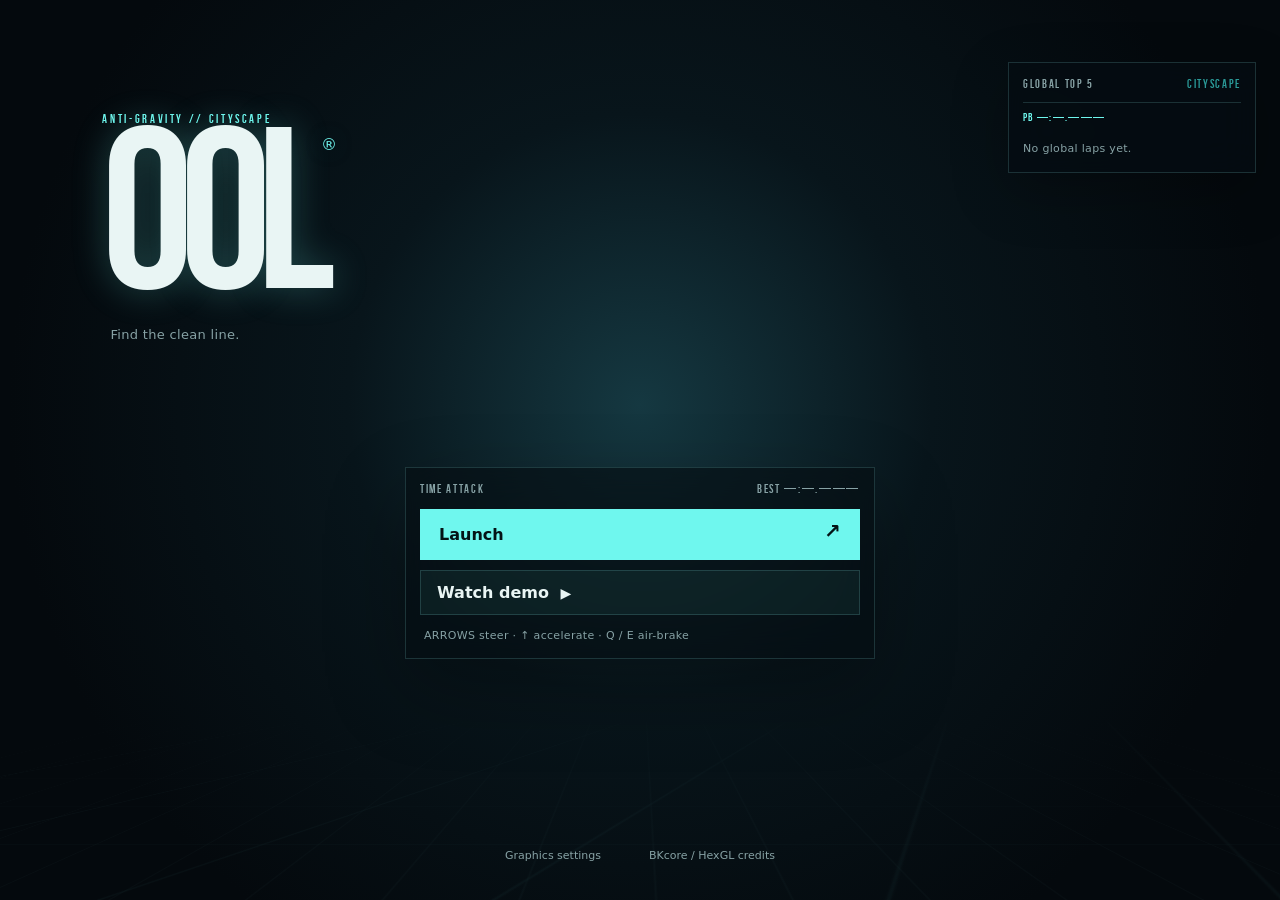
<file: index.html>
<!doctype html>
<html lang="en">
<head>
  <meta charset="utf-8">
  <meta name="viewport" content="width=device-width, initial-scale=1, viewport-fit=cover, user-scalable=no">
  <title>OOL Racing</title>
  <link rel="icon" href="favicon.png" type="image/png">
  <link rel="stylesheet" href="styles.css">
  <script type="importmap">
    {
      "imports": {
        "@websim/websim-socket": "https://esm.websim.com/@websim/websim-socket"
      }
    }
  </script>
</head>
<body>
  <main id="app">
    <section id="launch-screen" class="screen">
      <div class="launch-grid"></div>
      <div class="brand-lockup">
        <span class="eyebrow">ANTI-GRAVITY // CITYSCAPE</span>
        <h1>OOL<span>®</span></h1>
        <p>Find the clean line.</p>
      </div>
      <div class="launch-card">
        <div class="launch-meta"><span>TIME ATTACK</span><span id="best-time">BEST —:—.—</span></div>
        <button id="start-button" class="primary-button" type="button">Launch <span>↗</span></button>
        <button id="demo-button" class="secondary-button demo-launch-button" type="button">Watch demo <span>▶</span></button>
        <div class="control-note" id="control-note">ARROWS steer · ↑ accelerate · Q / E air-brake</div>
      </div>
      <div class="launch-footer">
        <button id="settings-button" class="text-button" type="button">Graphics settings</button>
        <button id="credits-button" class="text-button" type="button">BKcore / HexGL credits</button>
      </div>
    </section>

    <section id="race-screen" class="screen is-hidden">
      <div id="main"></div>
      <div id="overlay"></div>
      <div id="loading-screen" class="loading-screen" role="status" aria-live="polite">
        <div class="loading-mark">OOL</div>
        <div class="loading-track"><span id="loading-progress"></span></div>
        <div id="loading-label" class="loading-label">Loading Cityscape… 0%</div>
      </div>
      <div class="race-topbar">
        <div class="race-status"><span id="racers-now" class="is-hidden">1 RACING NOW</span><span id="connection-status" class="is-hidden">LOCAL RUN</span><span id="ghost-status" class="is-hidden">NO GHOST</span><button id="control-toggle" class="control-toggle" type="button">TOUCH</button></div>
      </div>
      <div id="ghost-delta" class="ghost-delta is-hidden" aria-hidden="true"></div>
      <div id="lap-delta" class="lap-delta is-hidden" aria-hidden="true"></div>
      <div id="replay-badge" class="replay-badge is-hidden" role="status">REPLAY · WATCHING YOUR RUN</div>
      <button id="downgrade-note" class="downgrade-note is-hidden" type="button" role="status">GRAPHICS AUTO-LOWERED · TAP TO RESTORE</button>
      <div id="wrong-way" class="wrong-way is-hidden" role="status" aria-live="assertive">WRONG WAY</div>
      <div id="demo-screen" class="demo-screen is-hidden" aria-live="polite">
        <div class="demo-top">
          <span class="demo-badge">DEMO MODE</span>
          <span id="demo-mode-pill" class="demo-pill">AUTOPILOT</span>
        </div>
        <div id="demo-controls" class="demo-controls">
          <p class="demo-caption">The ship drives itself — four racers on the grid. Take the wheel whenever you like.</p>
          <button id="demo-take" class="demo-button demo-button-primary" type="button">Take control <span>↗</span></button>
          <button id="demo-exit" class="demo-button" type="button">Exit demo</button>
        </div>
      </div>
      <div class="race-bottom">
        <div class="hint"><span class="keycap">ESC</span> pause</div>
        <div class="ghost-chip"><span class="ghost-dot"></span><span id="ghost-name">Best ghost loading…</span></div>
      </div>
      <div id="ghost-label" class="floating-label is-hidden"></div>
      <div id="touch-controls" aria-hidden="true">
        <div class="touch-joystick" data-touch-control="joystick">
          <div class="joystick-ring"><div class="joystick-knob"></div></div>
          <span>STEER</span>
        </div>
        <div class="touch-actions">
          <button class="touch-action accelerate" data-touch-control="accelerate" type="button" aria-label="Accelerate"><span>ACCEL</span><b>▲</b></button>
          <button class="touch-action brake" data-touch-control="brake" type="button" aria-label="Brake"><span>BRAKE</span><b>▼</b></button>
        </div>
      </div>
      <div id="finish-screen" class="finish-card is-hidden">
        <div class="eyebrow">RUN COMPLETE</div>
        <div id="finish-result" class="finish-time">—:—.—</div>
        <div id="finish-message" class="finish-message">Uploading run telemetry…</div>
        <div id="finish-laps" class="finish-laps"></div>
        <button id="restart-button" class="primary-button" type="button">Race again <span>↗</span></button>
        <button id="replay-button" class="secondary-button" type="button">Watch your run <span>↗</span></button>
      </div>
      <div id="pause-menu" class="modal is-hidden" role="dialog" aria-modal="true" aria-label="Game paused">
        <div class="modal-card pause-card">
          <div class="eyebrow">RACE SUSPENDED</div>
          <h2>Paused</h2>
          <button id="resume-button" class="primary-button" type="button">Resume <span>↗</span></button>
          <button id="mute-button" class="secondary-button" type="button"><span id="mute-label">SOUND ON</span></button>
          <button id="pause-settings-button" class="secondary-button" type="button">Graphics settings</button>
          <button id="pause-restart-button" class="secondary-button" type="button">Restart race</button>
          <button id="quit-button" class="secondary-button" type="button">Quit to menu</button>
          <p class="pause-hint">ESC toggles pause · the race timer freezes while paused</p>
        </div>
      </div>
    </section>

    <aside id="leaderboard" class="leaderboard" aria-live="polite">
      <div class="leaderboard-head"><span>GLOBAL TOP 5</span><span id="leaderboard-track">CITYSCAPE</span></div>
      <div id="personal-best" class="personal-best">PB —:—.———</div>
      <div id="leaderboard-list"><div class="leaderboard-empty">No global runs yet.</div></div>
    </aside>

    <div id="credits-panel" class="modal is-hidden">
      <div class="modal-card">
        <button id="close-credits" class="close-button" type="button" aria-label="Close credits">×</button>
        <div class="eyebrow">BUILT ON</div>
        <h2>HexGL</h2>
        <p>Original futuristic racing game by Thibaut Despoulain / BKcore. This project keeps the original ships, Cityscape track, geometry, textures, sound, and Three.js 50dev runtime.</p>
        <a href="https://github.com/BKcore/HexGL" target="_blank" rel="noreferrer">github.com/BKcore/HexGL ↗</a>
        <p class="modal-small">MIT licensed source and assets. Full attribution in <code>CREDITS.md</code>.</p>
      </div>
    </div>

    <div id="settings-panel" class="modal is-hidden" role="dialog" aria-modal="true" aria-label="Graphics settings">
      <div class="modal-card settings-card">
        <button id="settings-close" class="close-button" type="button" aria-label="Close settings">×</button>
        <div class="eyebrow">GRAPHICS</div>
        <h2>Quality</h2>
        <p class="settings-note">Lower tiers trade visuals for frame rate. Changes apply on the next launch.</p>
        <div class="settings-options" role="radiogroup" aria-label="Quality level">
          <button class="quality-option" data-quality="0" type="button" role="radio" aria-checked="false">
            <span class="quality-dot" aria-hidden="true"></span>
            <span class="quality-copy"><b>LOW</b><em>Half-res render · flat lighting · no bloom, shadows or trails</em></span>
          </button>
          <button class="quality-option" data-quality="1" type="button" role="radio" aria-checked="false">
            <span class="quality-dot" aria-hidden="true"></span>
            <span class="quality-copy"><b>MID</b><em>Full resolution · flat materials · hex glow · smooth on phones</em></span>
          </button>
          <button class="quality-option" data-quality="2" type="button" role="radio" aria-checked="false">
            <span class="quality-dot" aria-hidden="true"></span>
            <span class="quality-copy"><b>HIGH</b><em>Full texture set · specular &amp; normal shading</em></span>
          </button>
          <button class="quality-option" data-quality="3" type="button" role="radio" aria-checked="false">
            <span class="quality-dot" aria-hidden="true"></span>
            <span class="quality-copy"><b>ULTRA</b><em>Bloom · 2048px shadows · ship particle trails</em></span>
          </button>
        </div>
        <div class="settings-divider"></div>
        <button id="settings-sound" class="quality-option" type="button" role="switch" aria-checked="true">
          <span class="quality-dot" aria-hidden="true"></span>
          <span class="quality-copy"><b>SOUND</b><em id="settings-sound-label">ON</em></span>
        </button>
      </div>
    </div>
  </main>

  <!-- HexGL's original runtime intentionally stays on its Three.js 50dev API. -->
  <script src="libs/Three.dev.js"></script>
  <script src="libs/ShaderExtras.js"></script>
  <script src="libs/postprocessing/EffectComposer.js"></script>
  <script src="libs/postprocessing/RenderPass.js"></script>
  <script src="libs/postprocessing/BloomPass.js"></script>
  <script src="libs/postprocessing/ShaderPass.js"></script>
  <script src="libs/postprocessing/MaskPass.js"></script>
  <script src="bkcore.coffee/Timer.js"></script>
  <script src="bkcore.coffee/ImageData.js"></script>
  <script src="bkcore.coffee/Utils.js"></script>
  <script src="bkcore/threejs/RenderManager.js"></script>
  <script src="bkcore/threejs/Shaders.js"></script>
  <script src="bkcore/threejs/Particles.js"></script>
  <script src="bkcore/threejs/Loader.js"></script>
  <script src="bkcore/Audio.js"></script>
  <script src="bkcore/hexgl/HUD.js"></script>
  <script src="bkcore/hexgl/RaceData.js"></script>
  <script src="bkcore/hexgl/ShipControls.js"></script>
  <script src="bkcore/hexgl/ShipEffects.js"></script>
  <script src="bkcore/hexgl/CameraChase.js"></script>
  <script src="bkcore/hexgl/Gameplay.js"></script>
  <script src="bkcore/hexgl/tracks/Cityscape.js"></script>
  <script src="bkcore/hexgl/HexGL.js"></script>
  <script src="bkcore/hexgl/AIDemo.js"></script>
  <script type="module" src="websim-layer.js"></script>
  <script type="module" src="game-app.js"></script>
</body>
</html>
</file>
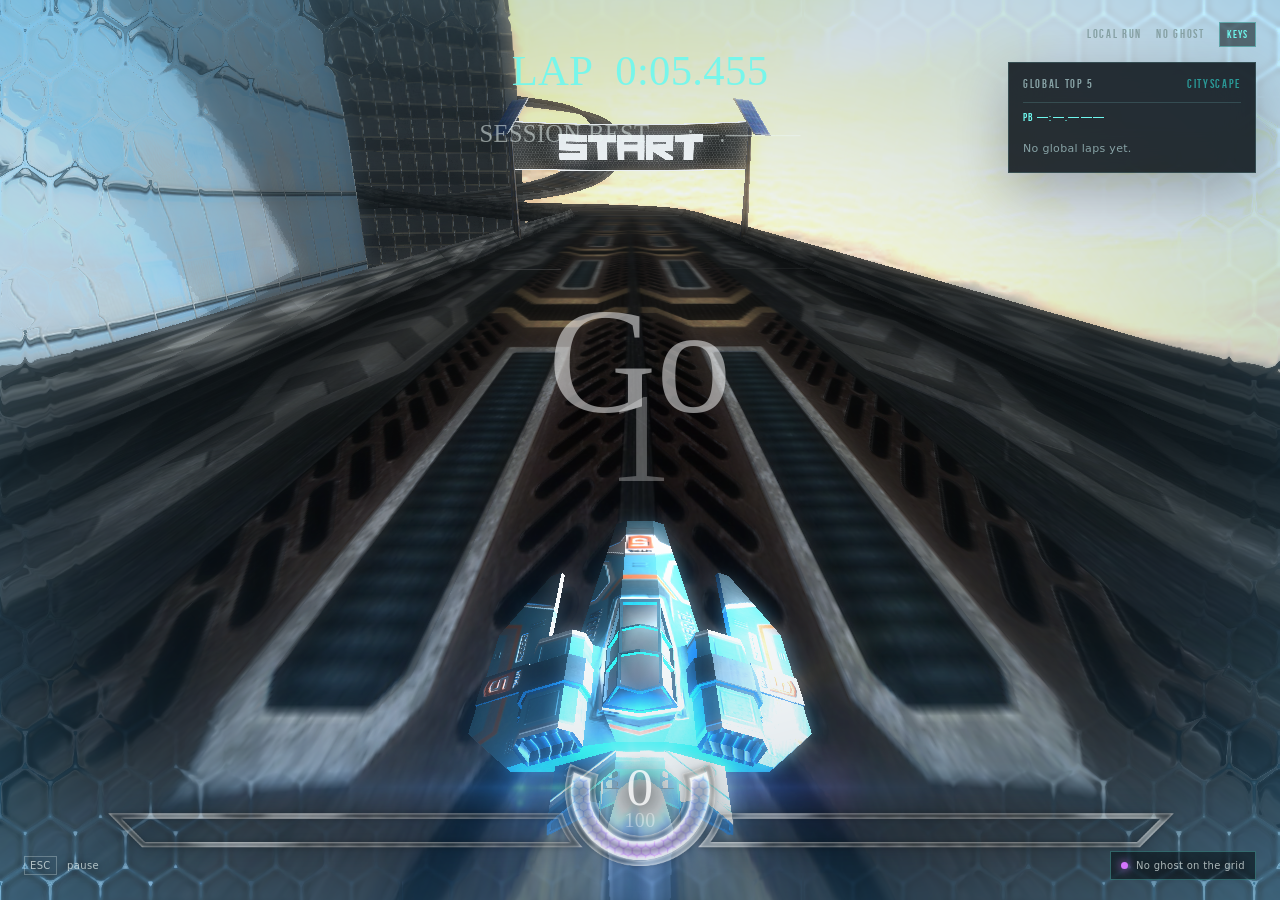
<file: __probe.html>
<!doctype html>
<html>
<head>
<meta charset="utf-8">
<title>demo probe</title>
</head>
<body>
<div id="result">RUNNING</div>
<script>
  try {
    sessionStorage.setItem("ool-auto-launch", "1");
    sessionStorage.setItem("ool-demo-launch", "1");
  } catch (e) { /* ignore */ }
  window.addEventListener("load", () => {
    const iframe = document.createElement("iframe");
    iframe.src = "index.html";
    iframe.style.cssText = "position:absolute;left:0;top:0;width:100%;height:100%;border:0";
    document.body.appendChild(iframe);
    const out = (s) => { document.getElementById("result").textContent = s; };
    const record = [];
    const bootStart = Date.now();
    const poll = window.setInterval(() => {
      let r = {};
      try {
        const w = iframe.contentWindow;
        const hex = w.hexGL;
        if (hex) {
          const sc = hex.components && hex.components.shipControls;
          const gp = hex.gameplay;
          const demoEl = w.document.getElementById("demo-screen");
          const pill = w.document.getElementById("demo-mode-pill");
          r.hasGame = true;
          r.step = gp ? gp.step : -1;
          r.demoVisible = demoEl ? !demoEl.classList.contains("is-hidden") : null;
          r.pill = pill ? pill.textContent : null;
          if (sc) {
            const p = sc.dummy.position;
            r.distFromSpawn = Math.round(Math.hypot(p.x + 2268, p.z + 886));
            r.speed = Math.round(sc.speed * 100) / 100;
            r.destroyed = sc.destroyed;
          }
        }
      } catch (e) { r.error = String(e); }
      record.push(r);
      const racing = record.some((x) => x.step === 4 && x.speed > 0.5);
      const moved = record.some((x) => x.distFromSpawn > 400);
      const alive = !record.some((x) => x.destroyed === true);
      const demo = record.some((x) => x.demoVisible === true);
      const elapsed = Date.now() - bootStart;
      out(JSON.stringify({ elapsed, racing, moved, alive, demo, last: record[record.length - 1] }));
      if ((racing && moved && alive && demo && record.length > 10) || elapsed > 45000) {
        window.clearInterval(poll);
        out("DONE " + JSON.stringify({ elapsed, racing, moved, alive, demo, record }));
      }
    }, 500);
    // Expose a live summary for the browser agent.
    window.__probeState = function () {
      return document.getElementById("result").textContent;
    };
  });
</script>
</body>
</html>
</file>
<file: styles.css>
@font-face {
  font-family: Bebas;
  src: url("css/BebasNeue-webfont.woff") format("woff");
  font-display: swap;
}

:root {
  color-scheme: dark;
  --ink: #e9f5f4;
  --muted: #87a2a5;
  --cyan: #6ff7ee;
  --cyan-dim: #2a9997;
  --line: rgba(133, 220, 218, .18);
  --panel: rgba(5, 13, 18, .84);
  --orange: #ffb454;
}

* { box-sizing: border-box; }
html, body { width: 100%; height: 100%; margin: 0; overflow: hidden; background: #050b11; }
body { color: var(--ink); font-family: Inter, ui-sans-serif, system-ui, sans-serif; letter-spacing: .02em; }
button, a { font: inherit; }
button { color: inherit; }
.screen { position: fixed; inset: 0; overflow: hidden; }
.is-hidden { display: none !important; }

#launch-screen { display: grid; place-items: center; background: radial-gradient(circle at 50% 45%, #153841 0%, #08151b 36%, #04090d 78%); }
.launch-grid { position: absolute; inset: 0; opacity: .23; background-image: linear-gradient(rgba(125,232,227,.15) 1px, transparent 1px), linear-gradient(90deg, rgba(125,232,227,.15) 1px, transparent 1px); background-size: 72px 72px; transform: perspective(520px) rotateX(60deg) scale(1.9) translateY(28%); transform-origin: center bottom; mask-image: linear-gradient(to top, #000, transparent 80%); }
.launch-grid::after { content: ""; position: absolute; inset: 0; background: repeating-linear-gradient(120deg, transparent 0 90px, rgba(111,247,238,.2) 91px 92px, transparent 93px 180px); }
.brand-lockup, .launch-card, .launch-footer { position: relative; z-index: 1; }
.brand-lockup { position: absolute; left: clamp(24px, 8vw, 120px); top: clamp(44px, 12vh, 120px); }
.eyebrow { color: var(--cyan); font: 12px/1 Bebas, sans-serif; letter-spacing: .22em; }
.brand-lockup h1 { margin: 10px 0 0; font: clamp(94px, 18vw, 250px)/.72 Bebas, sans-serif; letter-spacing: -.06em; text-shadow: 0 0 36px rgba(111,247,238,.25); }
.brand-lockup h1 span { font: 16px/1 system-ui; vertical-align: top; letter-spacing: 0; color: var(--cyan); }
.brand-lockup p { margin: 24px 0 0 8px; color: var(--muted); font-size: 13px; }
.launch-card { width: min(470px, calc(100vw - 48px)); margin-top: 25vh; padding: 14px; border: 1px solid var(--line); background: rgba(5, 13, 18, .63); backdrop-filter: blur(18px); box-shadow: 0 30px 80px rgba(0,0,0,.28); }
.launch-meta, .leaderboard-head, .race-status { display: flex; justify-content: space-between; color: var(--muted); font: 12px Bebas, sans-serif; letter-spacing: .14em; }
.primary-button { width: 100%; border: 1px solid var(--cyan); padding: 15px 18px; margin-top: 12px; background: var(--cyan); color: #041316; text-align: left; font-weight: 800; cursor: pointer; transition: transform .2s ease, box-shadow .2s ease; }
.primary-button span { float: right; font-size: 20px; line-height: 12px; }
.primary-button:hover { transform: translateY(-2px); box-shadow: 0 10px 28px rgba(111,247,238,.18); }
.control-note { padding: 14px 4px 2px; color: var(--muted); font-size: 11px; }
.demo-launch-button { text-align: center; }
.demo-launch-button span { float: none; font-size: 14px; margin-left: 6px; }
.demo-launch-button:hover { border-color: var(--orange); color: #ffd2a8; }
.launch-footer { position: absolute; left: 0; right: 0; bottom: 28px; display: flex; justify-content: center; gap: 28px; }
.text-button { border: 0; padding: 10px; color: var(--muted); background: transparent; cursor: pointer; font-size: 11px; transition: color .15s ease; }
.text-button:hover, .modal-card a { color: var(--cyan); }

#race-screen { background: #020609; }
#main { position: absolute; inset: 0; z-index: 0; }
#main canvas { width: 100% !important; height: 100% !important; display: block; }
#overlay { position: absolute; inset: 0; z-index: 2; pointer-events: none; }
#overlay canvas { position: absolute !important; inset: 0; width: 100% !important; height: 100% !important; }
.loading-screen { position: absolute; inset: 0; z-index: 10; display: grid; place-content: center; justify-items: center; gap: 16px; background: radial-gradient(circle at 50% 44%, #102c34 0%, #061117 50%, #03080b 100%); }
.loading-mark { color: var(--cyan); font: 54px/.8 Bebas, sans-serif; letter-spacing: -.04em; text-shadow: 0 0 28px rgba(111,247,238,.22); }
.loading-track { width: min(280px, 64vw); height: 2px; overflow: hidden; background: rgba(111,247,238,.18); }
.loading-track span { display: block; width: 0%; height: 100%; background: var(--cyan); box-shadow: 0 0 12px var(--cyan); transition: width .18s ease-out; }
.loading-label { color: var(--muted); font: 11px Bebas, sans-serif; letter-spacing: .14em; }
.race-topbar, .race-bottom { position: absolute; left: 24px; right: 24px; z-index: 4; display: flex; align-items: center; justify-content: space-between; pointer-events: none; }
.race-topbar { top: 22px; }
.race-bottom { bottom: 20px; }
.race-mark { color: var(--ink); font: 13px Bebas, sans-serif; letter-spacing: .17em; text-shadow: 0 2px 14px #000; }
.dot, .ghost-dot { display: inline-block; width: 7px; height: 7px; margin-right: 8px; border-radius: 50%; background: var(--cyan); box-shadow: 0 0 12px var(--cyan); }
.race-status { gap: 14px; align-items: center; margin-left: auto; }
.hint, .ghost-chip { color: rgba(233,245,244,.7); font-size: 10px; text-shadow: 0 2px 12px #000; }
.keycap { padding: 3px 5px; border: 1px solid rgba(233,245,244,.3); margin-right: 7px; }
.ghost-chip { padding: 8px 10px; border: 1px solid rgba(111,247,238,.3); background: rgba(3,13,17,.55); }
.ghost-dot { background: #d676ff; box-shadow: 0 0 10px #d676ff; }

.leaderboard { position: fixed; z-index: 6; top: 62px; right: 24px; width: 248px; padding: 14px; border: 1px solid var(--line); background: var(--panel); backdrop-filter: blur(18px); box-shadow: 0 18px 55px rgba(0,0,0,.25); }
.leaderboard-head { padding-bottom: 10px; border-bottom: 1px solid var(--line); }
.leaderboard-head span:last-child { color: var(--cyan-dim); }
.leaderboard-row { display: grid; grid-template-columns: 24px 1fr auto; gap: 9px; align-items: center; padding: 10px 0; border-bottom: 1px solid rgba(133,220,218,.08); font-size: 11px; }
.leaderboard-row:last-child { border: 0; }
.leaderboard-rank { color: var(--muted); font: 13px Bebas, sans-serif; }
.leaderboard-user { display: flex; min-width: 0; align-items: center; gap: 8px; color: inherit; text-decoration: none; pointer-events: auto; }
.leaderboard-user:hover .leaderboard-name { color: var(--cyan); }
.leaderboard-avatar { position: relative; display: grid; flex: 0 0 24px; width: 24px; height: 24px; place-items: center; overflow: hidden; border: 1px solid rgba(111,247,238,.35); border-radius: 50%; background: rgba(111,247,238,.12); color: var(--cyan); font: 11px Bebas, sans-serif; }
.leaderboard-avatar img { position: absolute; inset: 0; width: 100%; height: 100%; object-fit: cover; }
.leaderboard-name { overflow: hidden; text-overflow: ellipsis; white-space: nowrap; }
.leaderboard-time { color: var(--cyan); font-variant-numeric: tabular-nums; }
.leaderboard-empty { padding: 16px 0 3px; color: var(--muted); font-size: 11px; }
.leaderboard-row.is-me { margin: 0 -6px; padding-left: 6px; padding-right: 6px; border-left: 2px solid var(--cyan); background: rgba(111,247,238,.08); }
.leaderboard-row.is-me .leaderboard-name { color: var(--cyan); }
.personal-best { padding: 8px 0 2px; color: var(--cyan); font: 11px Bebas, sans-serif; letter-spacing: .12em; }
.control-toggle { border: 1px solid rgba(111,247,238,.45); padding: 5px 7px; background: rgba(4,15,19,.55); color: var(--cyan); cursor: pointer; font: 11px Bebas, sans-serif; letter-spacing: .1em; pointer-events: auto; }
.floating-label { position: absolute; z-index: 7; transform: translate(-50%, -100%); padding: 4px 7px; border: 1px solid rgba(141,250,255,.55); background: rgba(2,10,14,.78); color: #b8ffff; font: 11px Bebas, sans-serif; letter-spacing: .1em; pointer-events: none; white-space: nowrap; }
.ghost-delta { position: absolute; z-index: 7; top: 48px; left: 24px; padding: 4px 9px; border: 1px solid rgba(111,247,238,.35); background: rgba(2,10,14,.72); color: var(--ink); font: 12px Bebas, sans-serif; letter-spacing: .12em; pointer-events: none; white-space: nowrap; }
.ghost-delta.ahead { color: var(--cyan); border-color: rgba(111,247,238,.55); }
.ghost-delta.behind { color: var(--orange); border-color: rgba(255,180,84,.55); }
.lap-delta { position: absolute; z-index: 7; top: 76px; left: 24px; padding: 4px 9px; border: 1px solid rgba(111,247,238,.35); background: rgba(2,10,14,.72); color: var(--ink); font: 12px Bebas, sans-serif; letter-spacing: .12em; pointer-events: none; white-space: nowrap; transition: color .15s, border-color .15s; }
.lap-delta.ahead { color: var(--cyan); border-color: rgba(111,247,238,.55); }
.lap-delta.behind { color: var(--orange); border-color: rgba(255,180,84,.55); }
.lap-delta.new-best { color: #7dffd0; border-color: rgba(125,255,208,.7); animation: lap-best-flash .5s ease-in-out 2; }
@keyframes lap-best-flash { 0%, 100% { box-shadow: 0 0 0 rgba(125,255,208,0); } 50% { box-shadow: 0 0 14px rgba(125,255,208,.5); } }
.replay-badge { position: absolute; z-index: 7; top: 48px; right: 24px; padding: 4px 9px; border: 1px solid rgba(111,247,238,.45); background: rgba(2,10,14,.72); color: var(--cyan); font: 12px Bebas, sans-serif; letter-spacing: .12em; pointer-events: none; white-space: nowrap; }
.downgrade-note { position: absolute; z-index: 9; top: 48px; left: 50%; transform: translateX(-50%); padding: 4px 12px; border: 1px solid rgba(255,180,84,.5); background: rgba(40,22,4,.78); color: var(--orange); font: 11px Bebas, sans-serif; letter-spacing: .14em; pointer-events: auto; cursor: pointer; white-space: nowrap; }
.downgrade-note:hover { border-color: var(--orange); color: #ffd2a8; }
.wrong-way { position: absolute; z-index: 9; left: 50%; top: 24%; transform: translateX(-50%); padding: 8px 26px 8px 32px; border: 2px solid rgba(255,110,80,.85); background: rgba(64,8,4,.78); box-shadow: 0 0 30px rgba(255,110,80,.25); color: #ff9070; font: clamp(30px, 7vw, 58px)/1 Bebas, sans-serif; letter-spacing: .24em; text-indent: .24em; pointer-events: none; white-space: nowrap; animation: wrongway-flash .8s ease-in-out infinite; }
@keyframes wrongway-flash { 0%, 100% { opacity: 1; } 50% { opacity: .2; } }

/* Demo screen: attract-mode overlay shown while the autopilot drives. */
.demo-screen { position: absolute; inset: 0; z-index: 8; pointer-events: none; }
#race-screen.is-demo .race-bottom { display: none; }
#race-screen.is-demo .control-toggle { display: none; }
.demo-top { position: absolute; top: 22px; left: 24px; display: flex; flex-direction: column; align-items: flex-start; gap: 8px; }
.demo-badge { padding: 4px 9px; border: 1px solid rgba(255,180,84,.55); background: rgba(40,22,4,.78); color: var(--orange); font: 12px Bebas, sans-serif; letter-spacing: .16em; }
.demo-pill { padding: 4px 9px; border: 1px solid rgba(111,247,238,.5); background: rgba(2,10,14,.72); color: var(--cyan); font: 11px Bebas, sans-serif; letter-spacing: .14em; animation: demo-pulse 1.6s ease-in-out infinite; }
@keyframes demo-pulse { 0%, 100% { box-shadow: 0 0 0 rgba(111,247,238,0); } 50% { box-shadow: 0 0 12px rgba(111,247,238,.45); } }
.demo-controls { position: absolute; left: 50%; bottom: 30%; transform: translateX(-50%); display: grid; gap: 8px; width: min(320px, calc(100vw - 48px)); text-align: center; pointer-events: auto; }
.demo-caption { margin: 0 0 6px; color: rgba(233,245,244,.72); font-size: 11px; text-shadow: 0 2px 12px #000; }
.demo-button { width: 100%; border: 1px solid var(--line); padding: 12px 16px; background: rgba(111,247,238,.06); color: var(--ink); text-align: center; cursor: pointer; font-weight: 700; transition: border-color .15s ease, background .15s ease, transform .15s ease; }
.demo-button span { float: none; font-size: 14px; margin-left: 6px; }
.demo-button:hover { border-color: var(--cyan); background: rgba(111,247,238,.14); transform: translateY(-1px); }
.demo-button-primary { border-color: var(--cyan); background: var(--cyan); color: #041316; }
.demo-button-primary:hover { border-color: var(--cyan); background: #9efbf4; color: #041316; box-shadow: 0 10px 28px rgba(111,247,238,.18); }
@media (prefers-reduced-motion: reduce) {
  .wrong-way { animation: none; }
  .lap-delta { animation: none; }
  .demo-pill { animation: none; }
  /* Collapse decorative animations/transitions for motion-sensitive users. */
  *, *::before, *::after {
    animation-duration: .001s !important;
    animation-iteration-count: 1 !important;
    transition-duration: .001s !important;
  }
}
.floating-label.live { border-color: rgba(255,180,84,.5); color: var(--orange); }
.finish-laps { display: grid; gap: 5px; margin-top: 18px; padding-top: 12px; border-top: 1px solid var(--line); color: var(--muted); font: 13px Bebas, sans-serif; letter-spacing: .08em; }
.finish-laps div { display: flex; justify-content: space-between; }
.finish-laps strong { color: var(--ink); font-weight: 400; }

.finish-card { position: absolute; z-index: 8; left: 50%; top: 50%; width: min(420px, calc(100vw - 40px)); padding: 24px; transform: translate(-50%, -50%); border: 1px solid var(--cyan); background: rgba(4, 15, 19, .9); box-shadow: 0 30px 100px rgba(0,0,0,.55), 0 0 40px rgba(111,247,238,.12); backdrop-filter: blur(20px); }
.finish-time { margin: 10px 0; color: var(--cyan); font: clamp(48px, 12vw, 76px)/1 Bebas, sans-serif; letter-spacing: .03em; }
.finish-message { min-height: 18px; color: var(--muted); font-size: 12px; }
.finish-card .primary-button { margin-top: 24px; }

#touch-controls { display: none; }
.touch-joystick { position: absolute; left: max(18px, env(safe-area-inset-left)); bottom: max(26px, env(safe-area-inset-bottom)); width: clamp(118px, 34vw, 156px); height: clamp(118px, 34vw, 156px); color: rgba(233,245,244,.72); font: 10px Bebas, sans-serif; letter-spacing: .14em; text-align: center; touch-action: none; user-select: none; }
.joystick-ring { position: absolute; inset: 5%; border: 1px solid rgba(111,247,238,.38); border-radius: 50%; background: radial-gradient(circle, rgba(111,247,238,.06), rgba(4,18,22,.08) 62%, rgba(4,18,22,.02)); box-shadow: inset 0 0 24px rgba(111,247,238,.05), 0 0 22px rgba(0,0,0,.14); }
.joystick-ring::before, .joystick-ring::after { content: ""; position: absolute; background: rgba(111,247,238,.16); }
.joystick-ring::before { left: 50%; top: 10%; bottom: 10%; width: 1px; }
.joystick-ring::after { top: 50%; left: 10%; right: 10%; height: 1px; }
.joystick-knob { position: absolute; left: 50%; top: 50%; width: 34%; height: 34%; border: 1px solid rgba(111,247,238,.8); border-radius: 50%; background: rgba(111,247,238,.12); box-shadow: 0 0 18px rgba(111,247,238,.18); transform: translate(-50%, -50%); transition: transform .08s ease-out; }
.touch-joystick > span { position: absolute; left: 0; right: 0; bottom: -17px; }
.touch-actions { position: absolute; right: max(18px, env(safe-area-inset-right)); bottom: max(24px, env(safe-area-inset-bottom)); display: grid; gap: 10px; }
.touch-action { display: grid; place-items: center; width: clamp(62px, 19vw, 82px); height: clamp(62px, 19vw, 82px); border: 1px solid rgba(255,180,84,.52); border-radius: 50%; background: rgba(5,18,23,.22); color: var(--orange); box-shadow: inset 0 0 20px rgba(255,180,84,.05), 0 0 18px rgba(0,0,0,.14); cursor: pointer; touch-action: none; user-select: none; }
.touch-action.accelerate { border-color: rgba(111,247,238,.6); color: var(--cyan); }
.touch-action:active, .touch-action.is-pressed { background: rgba(111,247,238,.2); transform: scale(.96); }
.touch-action span { font: 9px Bebas, sans-serif; letter-spacing: .12em; }
.touch-action b { margin-top: -4px; font-size: 22px; font-weight: 400; line-height: 1; }

.modal { position: fixed; inset: 0; z-index: 20; display: grid; place-items: center; padding: 24px; background: rgba(0,8,12,.75); backdrop-filter: blur(9px); }
.secondary-button { width: 100%; border: 1px solid var(--line); padding: 12px 16px; margin-top: 10px; background: rgba(111,247,238,.06); color: var(--ink); text-align: left; cursor: pointer; font-weight: 700; transition: border-color .15s ease, background .15s ease, transform .15s ease; }
.secondary-button:hover { border-color: var(--cyan); background: rgba(111,247,238,.14); transform: translateY(-1px); }
.secondary-button:focus-visible, .primary-button:focus-visible, .text-button:focus-visible { outline: 2px solid var(--cyan); outline-offset: 2px; }
.pause-card h2 { margin: 10px 0 4px; }
.pause-card .primary-button { margin-top: 18px; }
.pause-hint { margin-top: 18px; margin-bottom: 0; color: var(--muted); font-size: 11px; text-align: center; }
.modal-card { position: relative; width: min(500px, 100%); padding: 32px; border: 1px solid var(--line); background: #07151a; box-shadow: 0 20px 90px #000; }
.modal-card h2 { margin: 10px 0; font: 56px/1 Bebas, sans-serif; }
.modal-card p { color: var(--muted); font-size: 13px; line-height: 1.7; }
.modal-card a { font-size: 13px; }
.modal-small { margin-bottom: 0; font-size: 11px !important; }
.close-button { position: absolute; top: 12px; right: 12px; border: 0; background: transparent; color: var(--muted); font-size: 28px; cursor: pointer; }

.settings-card { width: min(540px, 100%); }
.settings-card h2 { margin-bottom: 2px; }
.settings-note { margin-top: 0; font-size: 12px; }
.settings-options { display: grid; gap: 8px; margin-top: 20px; }
.quality-option { display: flex; align-items: center; gap: 13px; width: 100%; border: 1px solid var(--line); padding: 12px 14px; background: rgba(111,247,238,.03); color: var(--ink); text-align: left; cursor: pointer; transition: border-color .15s ease, background .15s ease, transform .15s ease; }
.quality-option:hover { border-color: rgba(111,247,238,.55); background: rgba(111,247,238,.08); transform: translateX(2px); }
.quality-option.is-selected { border-color: var(--cyan); background: rgba(111,247,238,.1); box-shadow: inset 3px 0 0 var(--cyan), 0 0 24px rgba(111,247,238,.08); }
.quality-dot { flex: 0 0 12px; width: 12px; height: 12px; border: 1px solid rgba(111,247,238,.45); border-radius: 50%; background: transparent; transition: background .15s ease, box-shadow .15s ease, border-color .15s ease; }
.quality-option.is-selected .quality-dot { background: var(--cyan); box-shadow: 0 0 10px var(--cyan); }
.quality-copy { display: grid; gap: 2px; min-width: 0; }
.quality-copy b { font: 16px/1 Bebas, sans-serif; letter-spacing: .14em; }
.quality-copy em { color: var(--muted); font-size: 11px; font-style: normal; white-space: nowrap; overflow: hidden; text-overflow: ellipsis; }
.quality-option.is-selected .quality-copy b { color: var(--cyan); }
.quality-option.is-off .quality-dot { border-color: rgba(233,245,244,.25); }
.quality-option.is-off .quality-copy b { color: var(--muted); }
.settings-divider { height: 1px; margin: 16px 0 6px; background: var(--line); }

@media (max-width: 760px) {
  .brand-lockup { top: 60px; left: 24px; }
  .brand-lockup h1 { font-size: 120px; }
  .launch-card { margin-top: 34vh; }
  .leaderboard { top: 48px; right: 8px; width: 174px; padding: 9px; opacity: .92; }
  .leaderboard-head { padding-bottom: 6px; font-size: 10px; }
  .leaderboard-row { grid-template-columns: 18px 1fr auto; gap: 5px; padding: 6px 0; font-size: 9px; }
  .leaderboard-row:nth-child(n + 4) { display: none; }
  .leaderboard-rank { font-size: 11px; }
  .leaderboard-user { gap: 5px; }
  .leaderboard-avatar { flex-basis: 18px; width: 18px; height: 18px; font-size: 9px; }
  .leaderboard-time { font-size: 9px; }
  .personal-best { padding-top: 6px; font-size: 10px; }
  .race-topbar { top: 9px; left: 9px; right: 9px; }
  .ghost-delta { top: 26px; left: 12px; font-size: 10px; padding: 3px 7px; }
  .lap-delta { top: 44px; left: 12px; font-size: 10px; padding: 3px 7px; }
  .demo-top { top: 9px; left: 12px; gap: 5px; }
  .demo-badge, .demo-pill { font-size: 10px; padding: 3px 7px; }
  .demo-controls { bottom: 26%; width: min(280px, calc(100vw - 32px)); }
  .demo-caption { font-size: 10px; }
  .quality-copy em { white-space: normal; }
  .replay-badge { top: 26px; right: 12px; font-size: 10px; padding: 3px 7px; }
  .downgrade-note { top: 26px; font-size: 9px; padding: 3px 8px; }
  .race-bottom { display: none; }
  .race-status { gap: 5px; font-size: 9px; }
  #touch-controls { display: block; position: absolute; inset: 0; z-index: 5; pointer-events: none; }
  .touch-joystick, .touch-action { pointer-events: auto; }
  #race-screen .leaderboard { display: block; }
}
</file>
